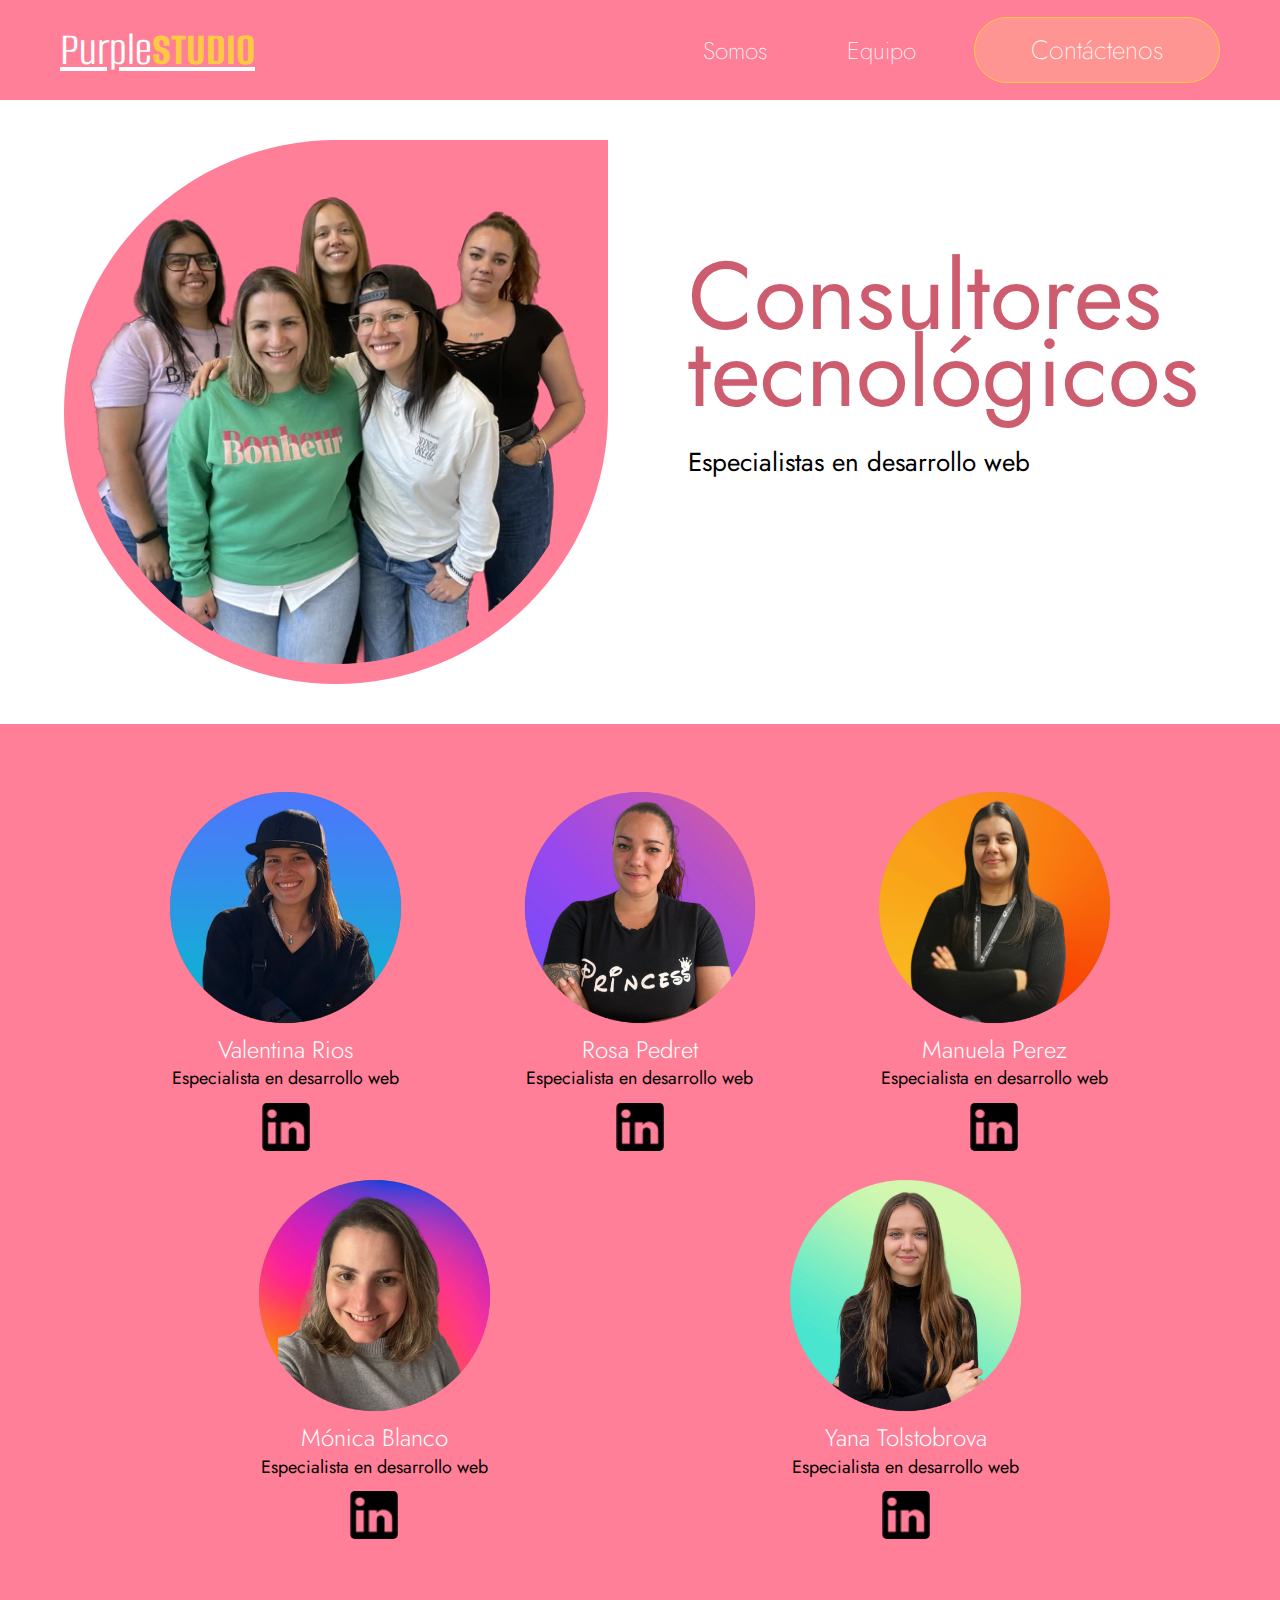
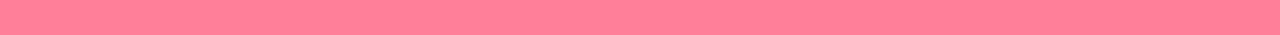
<file: index.html>
<!DOCTYPE html>
<html lang="es">
<head>
    <meta charset="UTF-8">
    <meta http-equiv="X-UA-Compatible" content="IE=edge">
    <meta name="viewport" content="width=device-width, initial-scale=1.0">
    <title>PurpleStudio</title>
    <link href="/style.css" rel="stylesheet">
</head>
<body>
    <header>
        <a href="/index.html" class="logo">Purple<b class="logo-studio">STUDIO</b></a>
        <nav>
            <a href="/index.html" class="eliminar">Somos</a>
            <a href="#team" class="eliminar">Equipo</a>
            <a href="/form.html" class="link-button"><button class="button-contact">Contáctenos</button></a>   
        </nav>
    </header>
    <main>
        <div class="hero-main">
            <div class="bg-div"><img src="/img/main.webp" alt="picture of coders" class="coders"></div>
            <div class="main-text">
                <h1>Consultores tecnológicos</h1>
                <h3 class="desc">Especialistas en desarrollo web</h3>
            </div>
        </div>   
    </main>
    <footer id="team">
        <ul class="team-profiles">
            <li class="card">
                    <a href="/personal-pages/valentina.html" class="photo-link"><img src="/img/valentina.png" alt="photo of Valentina"></a>
                    <div class="person-data">
                       <span class="name-footer">Valentina Rios</span>
                        <span class="text-footer">Especialista en desarrollo web</span>
                        <a href="https://www.linkedin.com/in/valentina-rios-0a9a7a273/" target="_blank"><img src="/img/linkedin.png" alt="link for Valentina's Linkedin" class="icon"></a> 
                    </div>
            </li>
            <li class="card">
                    <a href="/personal-pages/rosa.html" class="photo-link"><img src="/img/rosa.png" alt="photo of Rosa"></a>
                    <div class="person-data">
                        <span class="name-footer">Rosa Pedret</span>
                        <span class="text-footer">Especialista en desarrollo web</span>  
                        <a href="https://www.linkedin.com/in/rosa-pedret-verjillos-548047274/" target="_blank"><img src="/img/linkedin.png" alt="link for Rosa's Linkedin" class="icon"></a>
                    </div>
            </li>
            <li class="card">
                    <a href="/personal-pages/manuela.html" class="photo-link"><img src="/img/manuela.png" alt="photo of Manuela"></a>
                    <div class="person-data">
                        <span class="name-footer">Manuela Perez</span>
                        <span class="text-footer">Especialista en desarrollo web</span>
                        <a href="https://www.linkedin.com/in/manuela-perez-agudelo/" target="_blank"><img src="/img/linkedin.png" alt="link for Manuela's Linkedin" class="icon"></a>
                    </div>
            </li>
            <li class="card">
                    <a href="/personal-pages/monica.html" class="photo-link"><img src="/img/monica.png" alt="photo of Monica"></a>
                    <div class="person-data">
                        <span class="name-footer">Mónica Blanco</span>
                        <span class="text-footer">Especialista en desarrollo web</span>
                        <a href="https://www.linkedin.com/in/monicablancocalvi%C3%B1o/" target="_blank"><img src="/img/linkedin.png" alt="link for Mónica's Linkedin" class="icon"></a>
                    </div>
            </li>
            <li class="card">
                    <a href="/personal-pages/yana.html" class="photo-link"><img src="/img/yana.png" alt="photo of Yana"></a>
                    <div class="person-data">
                        <span class="name-footer">Yana Tolstobrova</span>
                        <span class="text-footer">Especialista en desarrollo web</span>
                        <a href="https://www.linkedin.com/in/yana-tolstobrova/" target="_blank"><img src="/img/linkedin.png" alt="link for Yana's Linkedin" class="icon"></a>
                    </div>    
            </li>
        </ul>
    </footer>
</body>
</html>
</file>
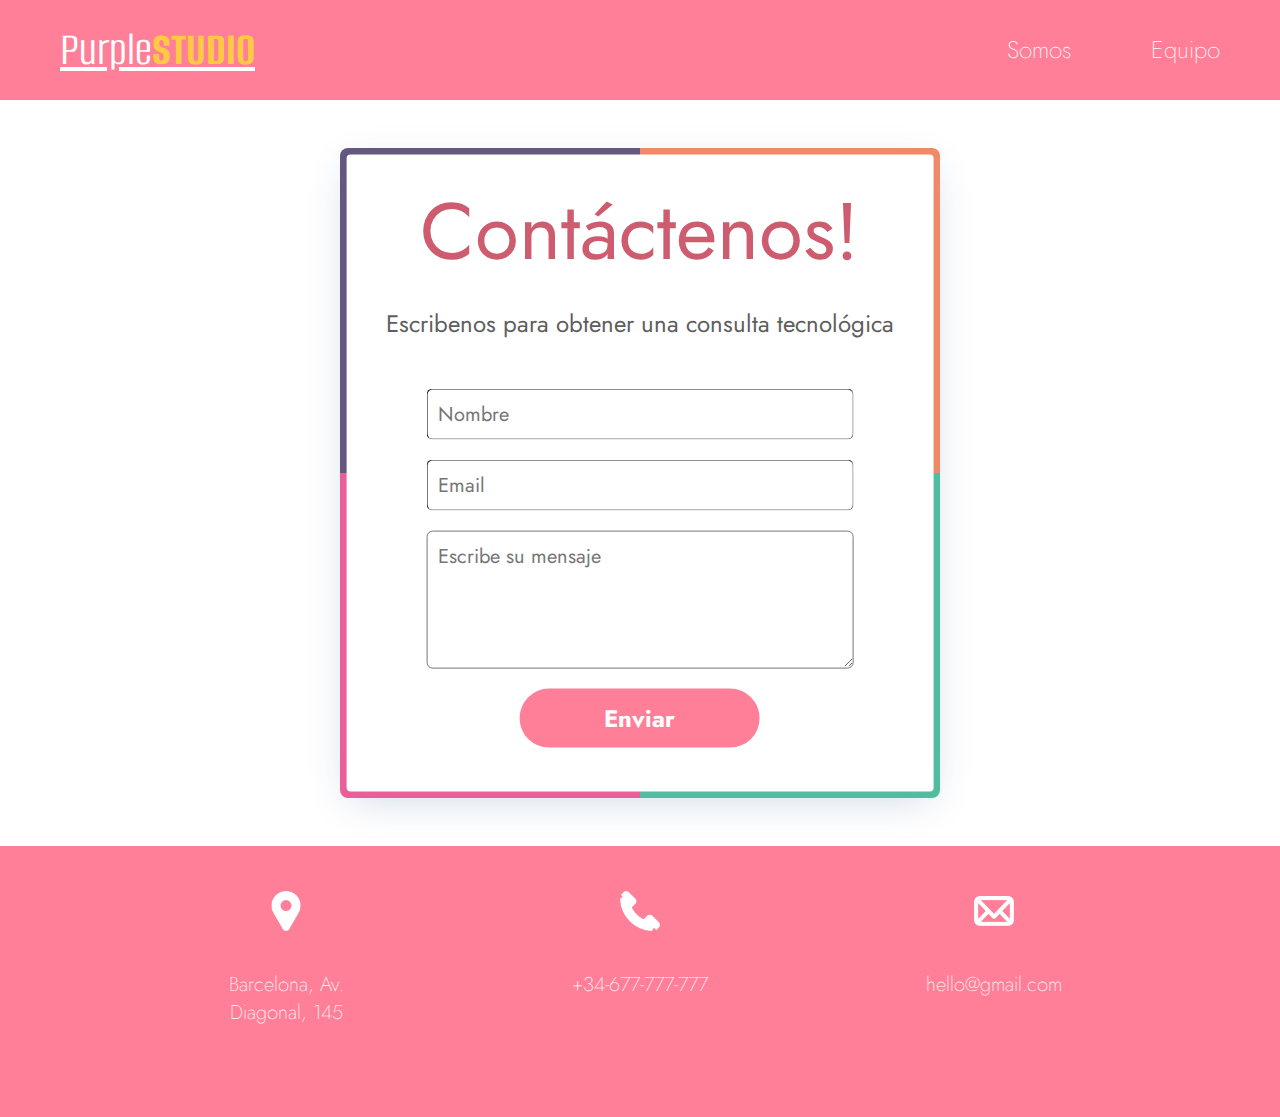
<file: form.html>
<!DOCTYPE html>
<html lang="es">
<head>
    <meta charset="UTF-8">
    <meta http-equiv="X-UA-Compatible" content="IE=edge">
    <meta name="viewport" content="width=device-width, initial-scale=1.0">
    <title>Startup</title>
    <link href="/style.css" rel="stylesheet">
</head>
<body>
    <header>
        <a href="/index.html" class="logo">Purple<b class="logo-studio">STUDIO</b></a>
        <nav>
            <a href="/index.html" class="nav-small">Somos</a>
            <a href="/index.html#team" class="nav-small">Equipo</a>  
        </nav>
    </header>
    <main class="form">
        <div class="contact-box align-center">
            <div class="rainbow">
                <span></span>
                <span></span>
            </div>
            <div class="contact-box__wrapper">
                <h3 class="contact-box__title">Contáctenos!</h3>
                <p class="description">Escribenos para obtener una consulta tecnológica</p>
                <form action="" method="post" class="contact-box__form">
                    <input type="text" placeholder="Nombre" name="name" required class="input">
                    <input type="email" placeholder="Email" name="email" required class="input">
                    <textarea placeholder="Escribe su mensaje" name="message" rows="4" class="input" required></textarea>
                    <input type="submit" value="Enviar" class="form-submit">
                </form>
            </div>
            
        </div>
        
    </main>
    <footer>
        <ul class="contacts-footer">
            <li>
                <img src="/img/location.png" alt="icon of location pin" class="icons-contact">
                <a href="https://goo.gl/maps/AWDr3x56YfvrQ2ME9" target="_blank">Barcelona, Av. Diagonal, 145</a>
            </li>
            <li>
                <img src="/img/phone.png" alt="icon of phone" class="icons-contact">
                <a href="tel:+34-677-777-777" target="_blank">+34-677-777-777</a>
            </li>
            <li>
                <img src="/img/mail.png" alt="icon of mail" class="icons-contact">
                <a href="mailto:hello@gmail.com" target="_blank">hello@gmail.com</a>
            </li>
        </ul>
    </footer>
</body>
</html>
</file>
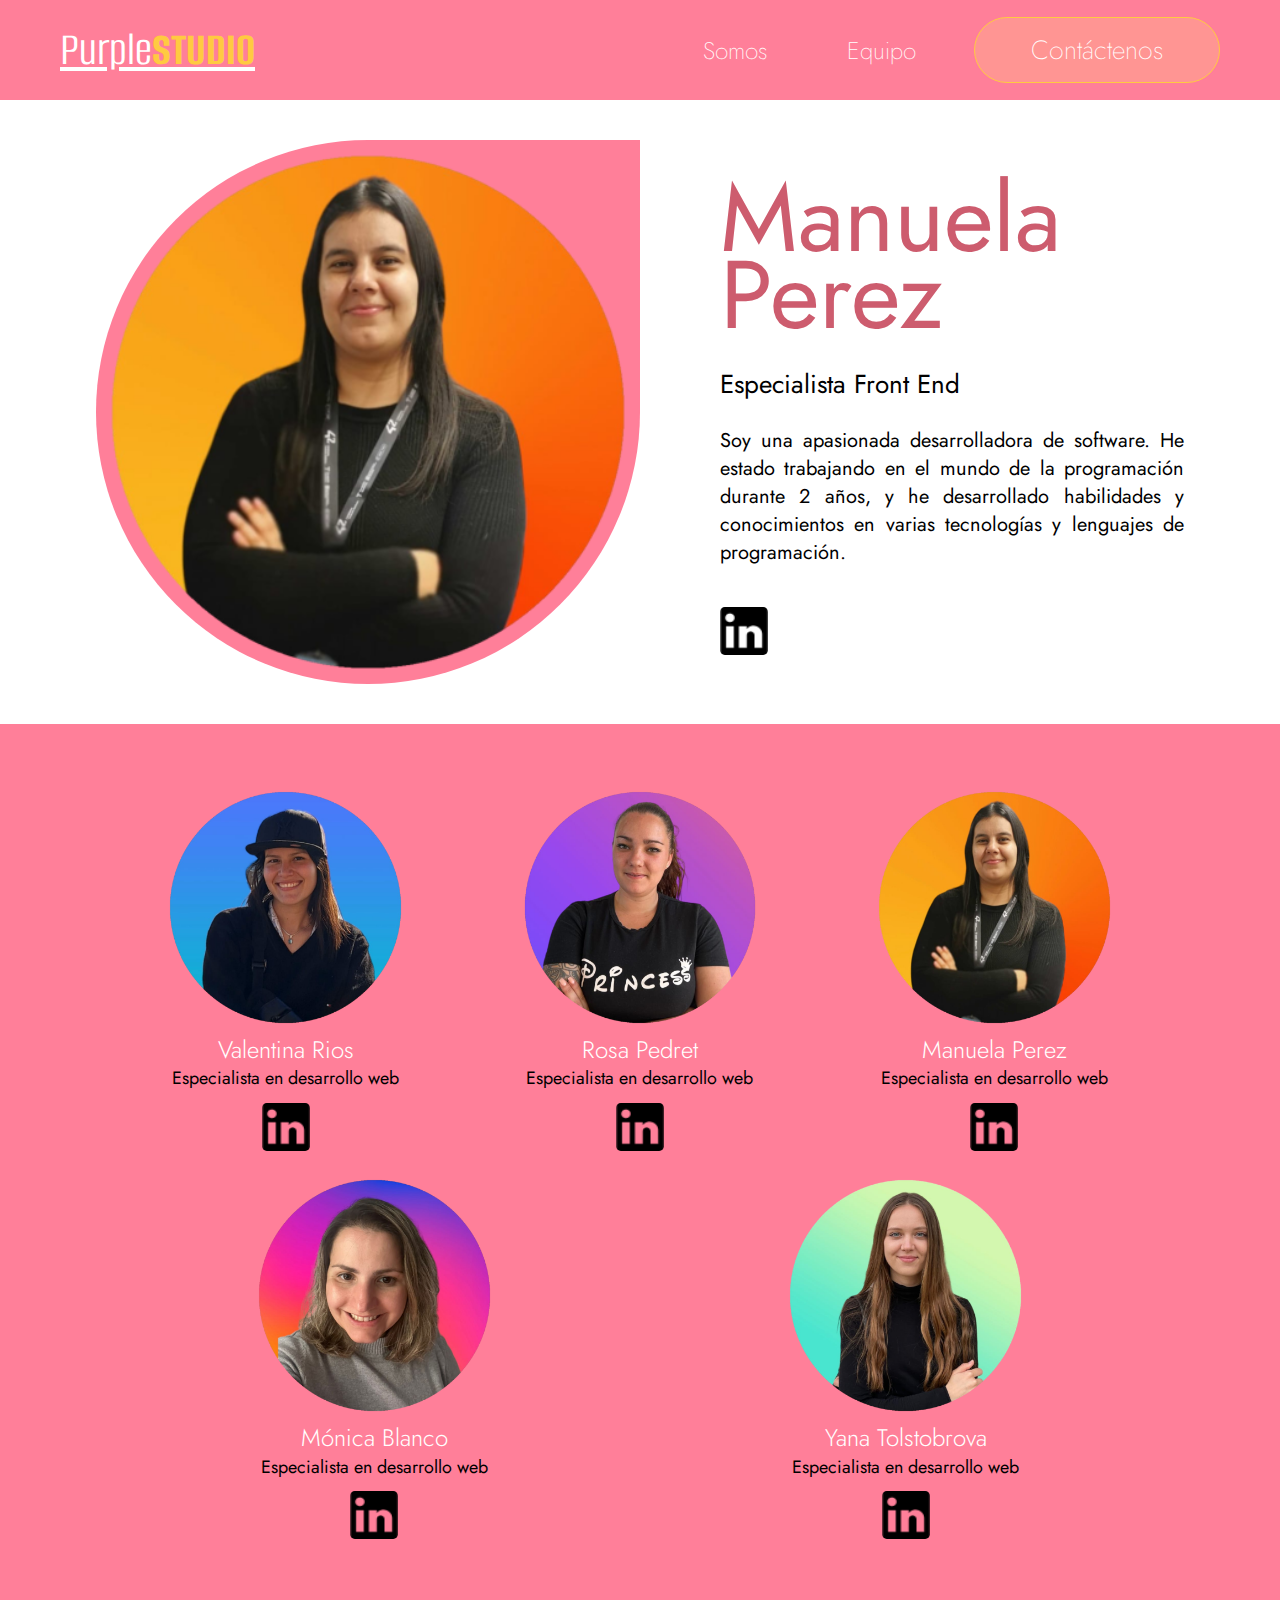
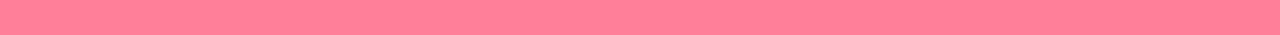
<file: personal-pages/manuela.html>
<!DOCTYPE html>
<html lang="es">
<head>
    <meta charset="UTF-8">
    <meta http-equiv="X-UA-Compatible" content="IE=edge">
    <meta name="viewport" content="width=device-width, initial-scale=1.0">
    <title>PurpleStudio</title>
    <link href="/style.css" rel="stylesheet">
</head>
<body>
    <header>
        <a href="/index.html" class="logo">Purple<b class="logo-studio">STUDIO</b></a>
        <nav>
            <a href="/index.html" class="eliminar">Somos</a>
            <a href="#team" class="eliminar">Equipo</a>
            <a href="/form.html" class="link-button"><button class="button-contact">Contáctenos</button></a>   
        </nav>
    </header>
    <main>
        <div class="hero">
                <div class="box-left">
                    <div class="bg"><img src="/img/manuela.png" alt="big photo of Manuela" class="girls"></div> 
                </div> 
                <div class="main-text2">
                    <h1 class="name">Manuela Perez</h1>
                    <h3 class="desc">Especialista Front End</h3>
                    <p class="text">Soy una apasionada desarrolladora de software. He estado trabajando en el mundo de la programación durante 2 años, y he desarrollado habilidades y conocimientos en varias tecnologías y lenguajes de programación.</p>
                    <div class="contacts">
                        <a href="https://www.linkedin.com/in/manuela-perez-agudelo/" target="_blank"><img src="/img/linkedin.png" alt="link for Manuela's Linkedin" class="icon"></a>
                    </div>
                </div>
        </div>
    </main>
    <footer id="team">
        <ul class="team-profiles">
            <li class="card">
                    <a href="/personal-pages/valentina.html" class="photo-link"><img src="/img/valentina.png" alt="photo of Valentina"></a>
                    <div class="person-data">
                       <span class="name-footer">Valentina Rios</span>
                        <span class="text-footer">Especialista en desarrollo web</span>
                        <a href="https://www.linkedin.com/in/valentina-rios-0a9a7a273/" target="_blank"><img src="/img/linkedin.png" alt="link for Valentina's Linkedin" class="icon"></a> 
                    </div>
            </li>
            <li class="card">
                    <a href="/personal-pages/rosa.html" class="photo-link"><img src="/img/rosa.png" alt="photo of Rosa"></a>
                    <div class="person-data">
                        <span class="name-footer">Rosa Pedret</span>
                        <span class="text-footer">Especialista en desarrollo web</span>  
                        <a href="https://www.linkedin.com/in/rosa-pedret-verjillos-548047274/" target="_blank"><img src="/img/linkedin.png" alt="link for Rosa's Linkedin" class="icon"></a>
                    </div>
            </li>
            <li class="card">
                    <a href="/personal-pages/manuela.html" class="photo-link"><img src="/img/manuela.png" alt="photo of Manuela"></a>
                    <div class="person-data">
                        <span class="name-footer">Manuela Perez</span>
                        <span class="text-footer">Especialista en desarrollo web</span>
                        <a href="https://www.linkedin.com/in/manuela-perez-agudelo/" target="_blank"><img src="/img/linkedin.png" alt="link for Manuela's Linkedin" class="icon"></a>
                    </div>
            </li>
            <li class="card">
                    <a href="/personal-pages/monica.html" class="photo-link"><img src="/img/monica.png" alt="photo of Monica"></a>
                    <div class="person-data">
                        <span class="name-footer">Mónica Blanco</span>
                        <span class="text-footer">Especialista en desarrollo web</span>
                        <a href="https://www.linkedin.com/in/monicablancocalvi%C3%B1o/" target="_blank"><img src="/img/linkedin.png" alt="link for Mónica's Linkedin" class="icon"></a>
                    </div>
            </li>
            <li class="card">
                    <a href="/personal-pages/yana.html" class="photo-link"><img src="/img/yana.png" alt="photo of Yana"></a>
                    <div class="person-data">
                        <span class="name-footer">Yana Tolstobrova</span>
                        <span class="text-footer">Especialista en desarrollo web</span>
                        <a href="https://www.linkedin.com/in/yana-tolstobrova/" target="_blank"><img src="/img/linkedin.png" alt="link for Yana's Linkedin" class="icon"></a>
                    </div>    
            </li>
        </ul>
    </footer>
</body>
</html>
</file>
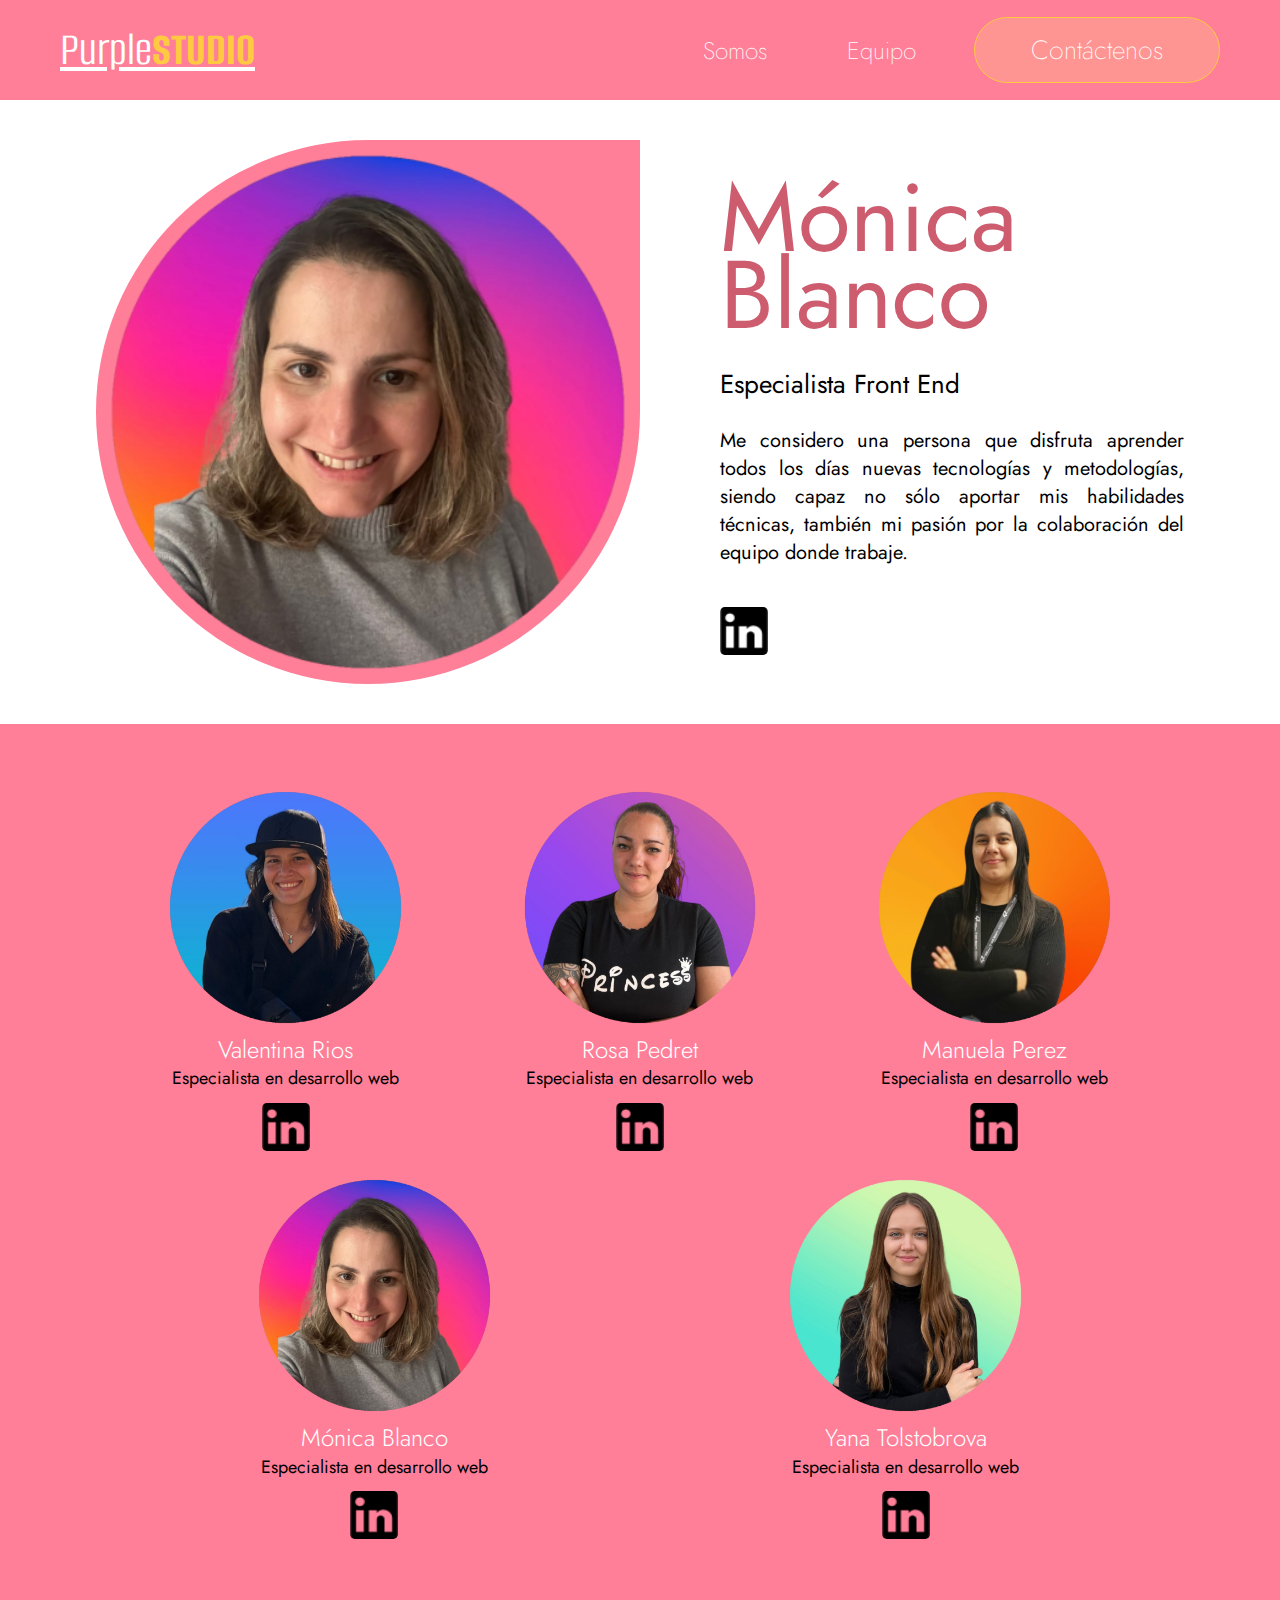
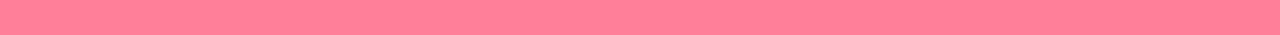
<file: personal-pages/monica.html>
<!DOCTYPE html>
<html lang="es">
<head>
    <meta charset="UTF-8">
    <meta http-equiv="X-UA-Compatible" content="IE=edge">
    <meta name="viewport" content="width=device-width, initial-scale=1.0">
    <title>PurpleStudio</title>
    <link href="/style.css" rel="stylesheet">
</head>
<body>
    <header>
        <a href="/index.html" class="logo">Purple<b class="logo-studio">STUDIO</b></a>
        <nav>
            <a href="/index.html" class="eliminar">Somos</a>
            <a href="#team" class="eliminar">Equipo</a>
            <a href="/form.html" class="link-button"><button class="button-contact">Contáctenos</button></a>   
        </nav>
    </header>
    <main>
        <div class="hero">
                <div class="box-left">
                    <div class="bg"><img src="/img/monica.png" alt="big photo of Monica" class="girls"></div> 
                </div> 
                <div class="main-text2">
                    <h1 class="name">Mónica Blanco</h1>
                    <h3 class="desc">Especialista Front End</h3>
                    <p class="text">Me considero una persona que disfruta aprender todos los días nuevas tecnologías y metodologías, siendo capaz no sólo aportar mis habilidades técnicas, también mi pasión por la colaboración del equipo donde trabaje.</p>
                    <div class="contacts">
                        <a href="https://www.linkedin.com/in/monicablancocalvi%C3%B1o/" target="_blank"><img src="/img/linkedin.png" alt="link for Mónica's Linkedin" class="icon"></a>
                    </div>
                </div>
        </div>
    </main>
    <footer id="team">
        <ul class="team-profiles">
            <li class="card">
                    <a href="/personal-pages/valentina.html" class="photo-link"><img src="/img/valentina.png" alt="photo of Valentina"></a>
                    <div class="person-data">
                       <span class="name-footer">Valentina Rios</span>
                        <span class="text-footer">Especialista en desarrollo web</span>
                        <a href="https://www.linkedin.com/in/valentina-rios-0a9a7a273/" target="_blank"><img src="/img/linkedin.png" alt="link for Valentina's Linkedin" class="icon"></a> 
                    </div>
            </li>
            <li class="card">
                    <a href="/personal-pages/rosa.html" class="photo-link"><img src="/img/rosa.png" alt="photo of Rosa"></a>
                    <div class="person-data">
                        <span class="name-footer">Rosa Pedret</span>
                        <span class="text-footer">Especialista en desarrollo web</span>  
                        <a href="https://www.linkedin.com/in/rosa-pedret-verjillos-548047274/" target="_blank"><img src="/img/linkedin.png" alt="link for Rosa's Linkedin" class="icon"></a>
                    </div>
            </li>
            <li class="card">
                    <a href="/personal-pages/manuela.html" class="photo-link"><img src="/img/manuela.png" alt="photo of Manuela"></a>
                    <div class="person-data">
                        <span class="name-footer">Manuela Perez</span>
                        <span class="text-footer">Especialista en desarrollo web</span>
                        <a href="https://www.linkedin.com/in/manuela-perez-agudelo/" target="_blank"><img src="/img/linkedin.png" alt="link for Manuela's Linkedin" class="icon"></a>
                    </div>
            </li>
            <li class="card">
                    <a href="/personal-pages/monica.html" class="photo-link"><img src="/img/monica.png" alt="photo of Monica"></a>
                    <div class="person-data">
                        <span class="name-footer">Mónica Blanco</span>
                        <span class="text-footer">Especialista en desarrollo web</span>
                        <a href="https://www.linkedin.com/in/monicablancocalvi%C3%B1o/" target="_blank"><img src="/img/linkedin.png" alt="link for Mónica's Linkedin" class="icon"></a>
                    </div>
            </li>
            <li class="card">
                    <a href="/personal-pages/yana.html" class="photo-link"><img src="/img/yana.png" alt="photo of Yana"></a>
                    <div class="person-data">
                        <span class="name-footer">Yana Tolstobrova</span>
                        <span class="text-footer">Especialista en desarrollo web</span>
                        <a href="https://www.linkedin.com/in/yana-tolstobrova/" target="_blank"><img src="/img/linkedin.png" alt="link for Yana's Linkedin" class="icon"></a>
                    </div>    
            </li>
        </ul>
    </footer>
</body>
</html>
</file>
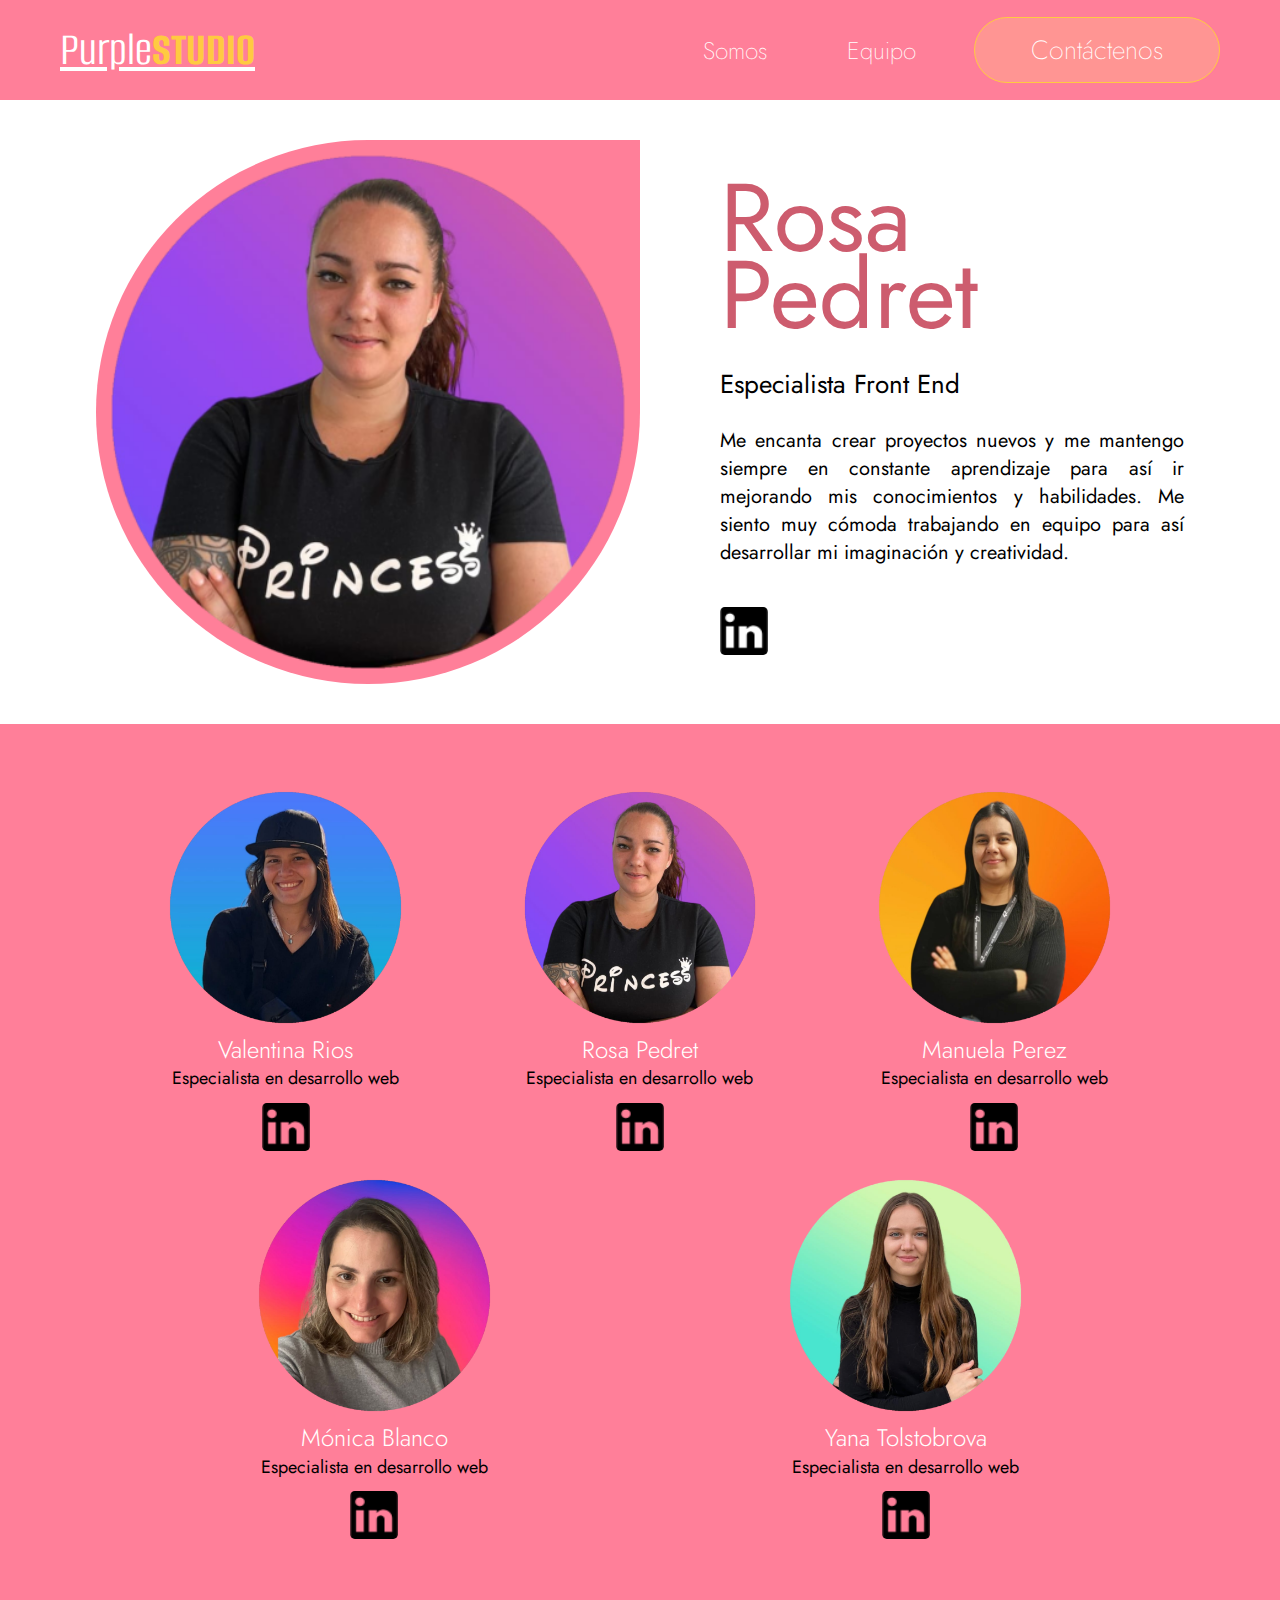
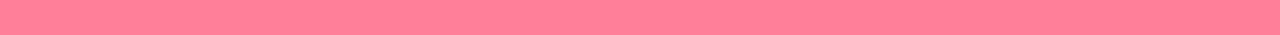
<file: personal-pages/rosa.html>
<!DOCTYPE html>
<html lang="es">
<head>
    <meta charset="UTF-8">
    <meta http-equiv="X-UA-Compatible" content="IE=edge">
    <meta name="viewport" content="width=device-width, initial-scale=1.0">
    <title>PurpleStudio</title>
    <link href="/style.css" rel="stylesheet">
</head>
<body>
    <header>
        <a href="/index.html" class="logo">Purple<b class="logo-studio">STUDIO</b></a>
        <nav>
            <a href="/index.html" class="eliminar">Somos</a>
            <a href="#team" class="eliminar">Equipo</a>
            <a href="/form.html" class="link-button"><button class="button-contact">Contáctenos</button></a>   
        </nav>
    </header>
    <main>
        <div class="hero">
                <div class="box-left">
                    <div class="bg"><img src="/img/rosa.png" alt="big photo of Rosa" class="girls"></div> 
                </div> 
                <div class="main-text2">
                    <h1 class="name">Rosa Pedret</h1>
                    <h3 class="desc">Especialista Front End</h3>
                    <p class="text">Me encanta crear proyectos nuevos y me mantengo siempre en constante aprendizaje para así ir mejorando mis conocimientos y habilidades.
                        Me siento muy cómoda trabajando en equipo para así desarrollar mi imaginación y creatividad.</p>
                    <div class="contacts">
                        <a href="https://www.linkedin.com/in/rosa-pedret-verjillos-548047274/" target="_blank"><img src="/img/linkedin.png" alt="link for Rosa's Linkedin" class="icon"></a>
                    </div>
                </div>
        </div>
    </main>
    <footer id="team">
        <ul class="team-profiles">
            <li class="card">
                    <a href="/personal-pages/valentina.html" class="photo-link"><img src="/img/valentina.png" alt="photo of Valentina"></a>
                    <div class="person-data">
                       <span class="name-footer">Valentina Rios</span>
                        <span class="text-footer">Especialista en desarrollo web</span>
                        <a href="https://www.linkedin.com/in/valentina-rios-0a9a7a273/" target="_blank"><img src="/img/linkedin.png" alt="link for Valentina's Linkedin" class="icon"></a> 
                    </div>
            </li>
            <li class="card">
                    <a href="/personal-pages/rosa.html" class="photo-link"><img src="/img/rosa.png" alt="photo of Rosa"></a>
                    <div class="person-data">
                        <span class="name-footer">Rosa Pedret</span>
                        <span class="text-footer">Especialista en desarrollo web</span>  
                        <a href="https://www.linkedin.com/in/rosa-pedret-verjillos-548047274/" target="_blank"><img src="/img/linkedin.png" alt="link for Rosa's Linkedin" class="icon"></a>
                    </div>
            </li>
            <li class="card">
                    <a href="/personal-pages/manuela.html" class="photo-link"><img src="/img/manuela.png" alt="photo of Manuela"></a>
                    <div class="person-data">
                        <span class="name-footer">Manuela Perez</span>
                        <span class="text-footer">Especialista en desarrollo web</span>
                        <a href="https://www.linkedin.com/in/manuela-perez-agudelo/" target="_blank"><img src="/img/linkedin.png" alt="link for Manuela's Linkedin" class="icon"></a>
                    </div>
            </li>
            <li class="card">
                    <a href="/personal-pages/monica.html" class="photo-link"><img src="/img/monica.png" alt="photo of Monica"></a>
                    <div class="person-data">
                        <span class="name-footer">Mónica Blanco</span>
                        <span class="text-footer">Especialista en desarrollo web</span>
                        <a href="https://www.linkedin.com/in/monicablancocalvi%C3%B1o/" target="_blank"><img src="/img/linkedin.png" alt="link for Mónica's Linkedin" class="icon"></a>
                    </div>
            </li>
            <li class="card">
                    <a href="/personal-pages/yana.html" class="photo-link"><img src="/img/yana.png" alt="photo of Yana"></a>
                    <div class="person-data">
                        <span class="name-footer">Yana Tolstobrova</span>
                        <span class="text-footer">Especialista en desarrollo web</span>
                        <a href="https://www.linkedin.com/in/yana-tolstobrova/" target="_blank"><img src="/img/linkedin.png" alt="link for Yana's Linkedin" class="icon"></a>
                    </div>    
            </li>
        </ul>
    </footer>
</body>
</html>
</file>
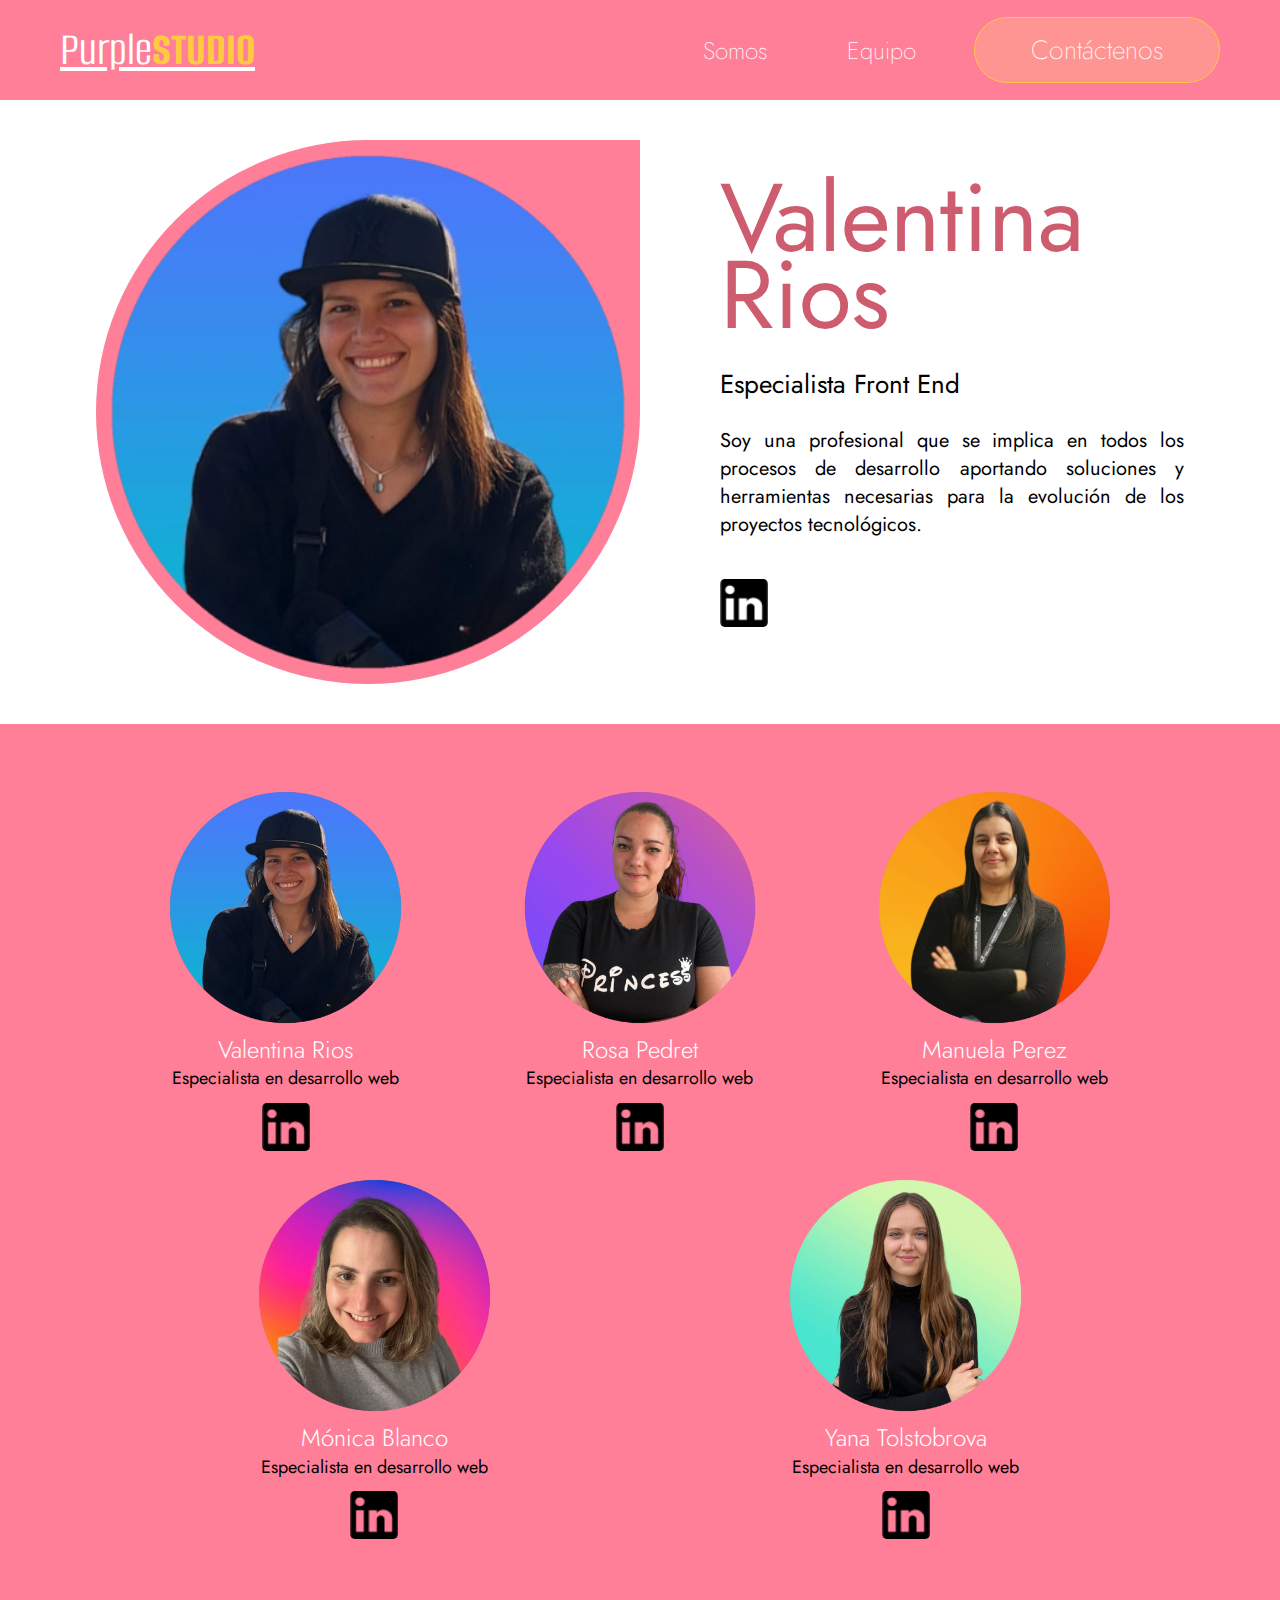
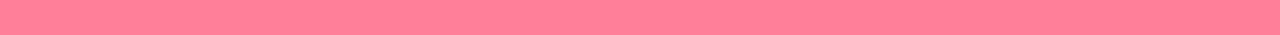
<file: personal-pages/valentina.html>
<!DOCTYPE html>
<html lang="es">
<head>
    <meta charset="UTF-8">
    <meta http-equiv="X-UA-Compatible" content="IE=edge">
    <meta name="viewport" content="width=device-width, initial-scale=1.0">
    <title>PurpleStudio</title>
    <link href="/style.css" rel="stylesheet">
</head>
<body>
    <header>
        <a href="/index.html" class="logo">Purple<b class="logo-studio">STUDIO</b></a>
        <nav>
            <a href="/index.html" class="eliminar">Somos</a>
            <a href="#team" class="eliminar">Equipo</a>
            <a href="/form.html" class="link-button"><button class="button-contact">Contáctenos</button></a>   
        </nav>
    </header>
    <main>
        <div class="hero">
                <div class="box-left">
                    <div class="bg"><img src="/img/valentina.png" alt="big photo of Valentina" class="girls"></div> 
                </div> 
                <div class="main-text2">
                    <h1 class="name">Valentina Rios</h1>
                    <h3 class="desc">Especialista Front End</h3>
                    <p class="text">Soy una profesional que se implica en todos los procesos de desarrollo aportando soluciones y herramientas necesarias para la evolución de los proyectos tecnológicos.</p>
                    <div class="contacts">
                        <a href="https://www.linkedin.com/in/valentina-rios-0a9a7a273/" target="_blank"><img src="/img/linkedin.png" alt="link for Valentina's Linkedin" class="icon"></a>
                    </div>
                </div>
        </div>
    </main>
    <footer id="team">
        <ul class="team-profiles">
            <li class="card">
                    <a href="/personal-pages/valentina.html" class="photo-link"><img src="/img/valentina.png" alt="photo of Valentina"></a>
                    <div class="person-data">
                       <span class="name-footer">Valentina Rios</span>
                        <span class="text-footer">Especialista en desarrollo web</span>
                        <a href="https://www.linkedin.com/in/valentina-rios-0a9a7a273/" target="_blank"><img src="/img/linkedin.png" alt="link for Valentina's Linkedin" class="icon"></a> 
                    </div>
            </li>
            <li class="card">
                    <a href="/personal-pages/rosa.html" class="photo-link"><img src="/img/rosa.png" alt="photo of Rosa"></a>
                    <div class="person-data">
                        <span class="name-footer">Rosa Pedret</span>
                        <span class="text-footer">Especialista en desarrollo web</span>  
                        <a href="https://www.linkedin.com/in/rosa-pedret-verjillos-548047274/" target="_blank"><img src="/img/linkedin.png" alt="link for Rosa's Linkedin" class="icon"></a>
                    </div>
            </li>
            <li class="card">
                    <a href="/personal-pages/manuela.html" class="photo-link"><img src="/img/manuela.png" alt="photo of Manuela"></a>
                    <div class="person-data">
                        <span class="name-footer">Manuela Perez</span>
                        <span class="text-footer">Especialista en desarrollo web</span>
                        <a href="https://www.linkedin.com/in/manuela-perez-agudelo/" target="_blank"><img src="/img/linkedin.png" alt="link for Manuela's Linkedin" class="icon"></a>
                    </div>
            </li>
            <li class="card">
                    <a href="/personal-pages/monica.html" class="photo-link"><img src="/img/monica.png" alt="photo of Monica"></a>
                    <div class="person-data">
                        <span class="name-footer">Mónica Blanco</span>
                        <span class="text-footer">Especialista en desarrollo web</span>
                        <a href="https://www.linkedin.com/in/monicablancocalvi%C3%B1o/" target="_blank"><img src="/img/linkedin.png" alt="link for Mónica's Linkedin" class="icon"></a>
                    </div>
            </li>
            <li class="card">
                    <a href="/personal-pages/yana.html" class="photo-link"><img src="/img/yana.png" alt="photo of Yana"></a>
                    <div class="person-data">
                        <span class="name-footer">Yana Tolstobrova</span>
                        <span class="text-footer">Especialista en desarrollo web</span>
                        <a href="https://www.linkedin.com/in/yana-tolstobrova/" target="_blank"><img src="/img/linkedin.png" alt="link for Yana's Linkedin" class="icon"></a>
                    </div>    
            </li>
        </ul>
    </footer>
</body>
</html>
</file>
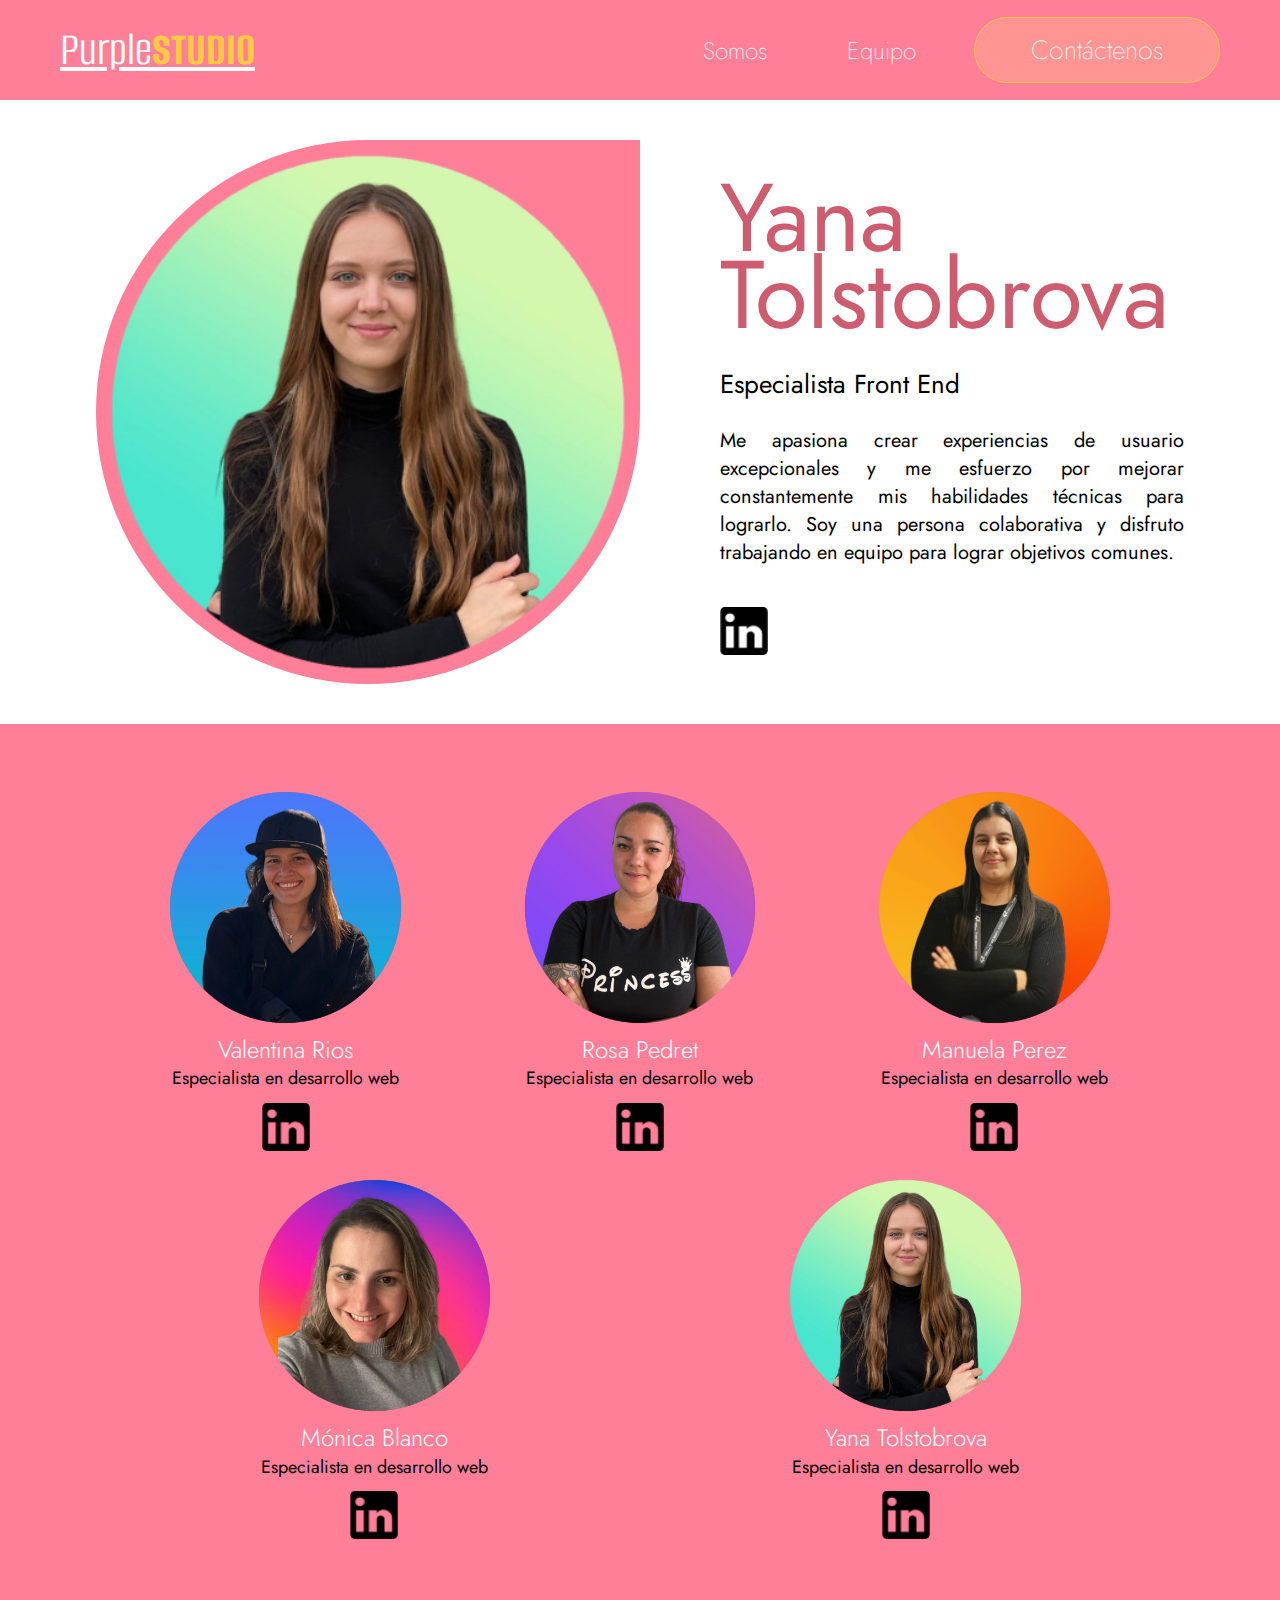
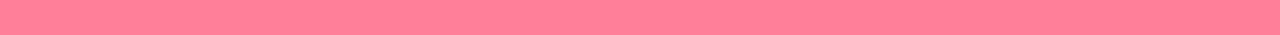
<file: personal-pages/yana.html>
<!DOCTYPE html>
<html lang="es">
<head>
    <meta charset="UTF-8">
    <meta http-equiv="X-UA-Compatible" content="IE=edge">
    <meta name="viewport" content="width=device-width, initial-scale=1.0">
    <title>PurpleStudio</title>
    <link href="/style.css" rel="stylesheet">
</head>
<body>
    <header>
        <a href="/index.html" class="logo">Purple<b class="logo-studio">STUDIO</b></a>
        <nav>
            <a href="/index.html" class="eliminar">Somos</a>
            <a href="#team" class="eliminar">Equipo</a>
            <a href="/form.html" class="link-button"><button class="button-contact">Contáctenos</button></a>   
        </nav>
    </header>
    <main>
        <div class="hero">
                <div class="bg"><img src="/img/yana.png" alt="big photo of Yana" class="girls"></div>
                <div class="main-text2">
                    <h1 class="name">Yana Tolstobrova</h1>
                    <h3 class="desc">Especialista Front End</h3>
                    <p class="text">Me apasiona crear experiencias de usuario excepcionales y me esfuerzo por mejorar constantemente mis habilidades técnicas para lograrlo.
                        Soy una persona colaborativa y disfruto trabajando en equipo para lograr objetivos comunes.</p>
                    <div class="contacts">
                        <a href="https://www.linkedin.com/in/yana-tolstobrova/" target="_blank"><img src="/img/linkedin.png" alt="link for Yana's Linkedin" class="icon"></a>
                    </div>
                </div>
        </div>
    </main>
    <footer id="team">
        <ul class="team-profiles">
            <li class="card">
                    <a href="/personal-pages/valentina.html" class="photo-link"><img src="/img/valentina.png" alt="photo of Valentina"></a>
                    <div class="person-data">
                       <span class="name-footer">Valentina Rios</span>
                        <span class="text-footer">Especialista en desarrollo web</span>
                        <a href="https://www.linkedin.com/in/valentina-rios-0a9a7a273/" target="_blank"><img src="/img/linkedin.png" alt="link for Valentina's Linkedin" class="icon"></a> 
                    </div>
            </li>
            <li class="card">
                    <a href="/personal-pages/rosa.html" class="photo-link"><img src="/img/rosa.png" alt="photo of Rosa"></a>
                    <div class="person-data">
                        <span class="name-footer">Rosa Pedret</span>
                        <span class="text-footer">Especialista en desarrollo web</span>  
                        <a href="https://www.linkedin.com/in/rosa-pedret-verjillos-548047274/" target="_blank"><img src="/img/linkedin.png" alt="link for Rosa's Linkedin" class="icon"></a>
                    </div>
            </li>
            <li class="card">
                    <a href="/personal-pages/manuela.html" class="photo-link"><img src="/img/manuela.png" alt="photo of Manuela"></a>
                    <div class="person-data">
                        <span class="name-footer">Manuela Perez</span>
                        <span class="text-footer">Especialista en desarrollo web</span>
                        <a href="https://www.linkedin.com/in/manuela-perez-agudelo/" target="_blank"><img src="/img/linkedin.png" alt="link for Manuela's Linkedin" class="icon"></a>
                    </div>
            </li>
            <li class="card">
                    <a href="/personal-pages/monica.html" class="photo-link"><img src="/img/monica.png" alt="photo of Monica"></a>
                    <div class="person-data">
                        <span class="name-footer">Mónica Blanco</span>
                        <span class="text-footer">Especialista en desarrollo web</span>
                        <a href="https://www.linkedin.com/in/monicablancocalvi%C3%B1o/" target="_blank"><img src="/img/linkedin.png" alt="link for Mónica's Linkedin" class="icon"></a>
                    </div>
            </li>
            <li class="card">
                    <a href="/personal-pages/yana.html" class="photo-link"><img src="/img/yana.png" alt="photo of Yana"></a>
                    <div class="person-data">
                        <span class="name-footer">Yana Tolstobrova</span>
                        <span class="text-footer">Especialista en desarrollo web</span>
                        <a href="https://www.linkedin.com/in/yana-tolstobrova/" target="_blank"><img src="/img/linkedin.png" alt="link for Yana's Linkedin" class="icon"></a>
                    </div>    
            </li>
        </ul>
    </footer>
</body>
</html>
</file>
<file: style.css>
@import url('https://fonts.googleapis.com/css2?family=Alumni+Sans:wght@400;700&family=Jost:wght@200;400&display=swap');
:root{
    --main-color:#FF7F99;
    --second-color: #FFCA41;
    --white: #FFFFFF;
}
*{
    margin: 0em;
    font-family: 'Jost', sans-serif;
}
/*header*/
header{
    background-color: var(--main-color);
    height: 6.25em;
    display: flex;
    justify-content: space-between;
    align-items: center;
    padding: 0em 3.75em;
}
.logo{
    font-family: 'Alumni Sans', sans-serif;
    color: var(--white);
    font-size: 3em;
    align-items: baseline;
}
.logo-studio{
    font-family: 'Alumni Sans', sans-serif;
    color: var(--second-color);
}
nav a{
    text-decoration: none;
    color: var(--white);
}
nav a {
    font-weight: 200;
    font-size: 1.5em;
    margin-left: 3.1em;
}
nav a:hover{
    color:var(--second-color);
}
.link-button{
    margin: 0;
}
.button-contact{
    color: var(--white);
    font-size: 1.1em;
    font-weight: 200;
    background-color: #FF9593;
    border: 1px solid var(--second-color);
    border-radius: 2em;
    padding: 0.5em 2.1em;
    margin-left: 2em;
    cursor: pointer;
}
.button-contact:hover{
    background-color: var(--second-color);
}
/*main page flexbox with 2 divs*/
.hero-main{
    display: flex; 
    width: 90%;
    align-items: center;
    margin: 0 auto;
    justify-content: space-evenly;
}
/*part left*/
.bg-div, .bg{
    background-color: var(--main-color);
    border-radius: 17.31em 0em 17.31em 17.31em;
    display: flex;
    justify-content: center;
    align-items: center;
    margin: 2.5em 0;
    width: 34em;
    height: 34em;
}
img.coders{
    width: 31.25em;
    border-radius: 0 0 16em 16em;
    padding-top: 2.3em; 
    margin: 1.375em;                  
}
/*part right*/
.main-text{
    width: 33em;
    margin-left: 5em;
    padding-bottom: 3.75em;
}
h1{
    font-size: 6em;
    line-height: 0.8em;
    font-weight: 400;
    color: #CD5C6E;
    width: 4em;
}

h3.desc{
    font-size: 1.625em;
    font-weight: 400;
    margin-top: 1.25em;
    margin-bottom: 25px;
}
.action-main, button.action{
    background-color: var(--second-color);
    border-radius: 2em;
    color: var(--white);
    font-size: 1.3em;
    font-weight: 400;
    border: none;
    padding: 0.8em 1.8em;
}
/*personal page flexbox with 2 divs*/
.hero{
    display: flex;
    width: 85%;
    margin: 0 auto;
    justify-content: space-evenly;
}
/*part left*/
.bg{
    margin: 2.5em 0;
}
.girls{
    height: 38.43em;  
}
/*part right*/
.main-text2{
    padding-top: 5em;
    width: 33em;
    margin-left: 5em;
}
.text{
    font-size: 1.25em;
    text-align: justify;
}
.contacts{
    margin-top: 2.5em;
    display: flex;
    align-items: flex-start;
}
button.action{
    padding: 0.4em 2.5em;
    margin-left: 1em;
}

/*footer*/
footer{
    background-color: var(--main-color);
    display: flex;
}
footer img{
    height: 17.3em;
}
.icon{
    height: 3em;
    width: 3em;
    border-radius: 0.3em;
}
ul.team-profiles{
    list-style: none;
    text-align: center;
    display: flex;
    flex-wrap: wrap;
    justify-content: space-around;
    width: 90%;
    margin-left: auto;
    margin-right: auto;
    padding: 2.8em 2.8em 5.6em 2.8em;
}

.name-footer{
    color: var(--white);
    font-size: 1.5em;
    font-weight: 300;
    margin-top: -0.8em;
}
.text-footer{
    font-size: 1.12em;
    margin-bottom: 0.625em;
    color: black;
}
.person-data{
    display: flex;
    flex-direction: column;
}

/*form*/

:root {
    --color-first          : #65587f;
    --color-second         : #f18867;
    --color-third          : #e85f99;
    --color-forth          : #50bda1;
    --block-width          :   37.5em;
    --block-height         :   40.625em;
    --border-width         :    .825em;
    --border-radius-outer  :     0.5em;
    --border-radius-inner  : calc(var(--border-radius-outer) / 2);
   
    box-sizing: border-box;
    line-height: 1.4
  }
  
  *, *:before, *:after { 
    box-sizing: inherit 
    }
  
  main.form {
    padding: 3em 0;
    display: flex;
    justify-content: center; 
    align-items: center;
  }
  
  .rainbow {
    width:  100%;
    height:  100%;
    animation: o-rotate-360 linear 8s infinite;}
  
.rainbow span {
      display: block;
      width: 100%; 
      height: 100%;
      position: relative;
      transform: translate(-50%, -50%);}
  
.rainbow span:after {
        display: block;
        content: "";
        width: 100%; height: 100%;
        position: absolute;
        left: 100%;
    }
  
.rainbow span:first-child {
        background: var(--color-first);
    }
.rainbow span:first-child:after { 
        background: var(--color-second) 
    }
.rainbow span:last-child {
         background: var(--color-third);
        }
.rainbow span:last-child:after { 
        background: var(--color-forth) 
    }

.contact-box {
    width :  var(--block-width);
    height:  var(--block-height);
    overflow: hidden;
    position: relative;
    box-shadow: 0 10px 40px -10px rgba(0,64,128,.2);
    border-radius: var(--border-radius-outer);
    
}
.contact-box__wrapper {
      width : calc(100% - var(--border-width));
      height: calc(100% - var(--border-width));
      position: absolute;
      top: 50%; 
      left: 50%;
      transform: translate(-50%, -50%);
      background: var(--white);
      border-radius: var(--border-radius-inner);
    }
    
.contact-box__title {
        font-size: 5em;
        color: #CD5C6E;
        font-weight: 400;
        margin: 0.25em 0;
    }
  
@keyframes o-rotate-360 {
    0% { transform: rotate(0) }
  
    100% { transform: rotate(360deg) }
  }
.input{
    font-size: 1.25em;
    margin-bottom: 1em;
    border-radius: 0.3em;
    outline: none;
    border-width: 1px;
    padding: 0.5em;
  }
.input:hover, .input:active, .input:focus{
    border-color: var(--color-third);
    box-shadow: 0 0 0 3px hsla(335, 75%, 64%, .25);
    transition: all 300ms ease;
  }
.align-center {
    text-align: center;
  }

  form{
    display: flex;
    flex-direction: column;
    padding: 0 5em;
  }
  .description{
    color: #5e5e5e;
    font-size: 1.5em;
    margin-bottom: 2em;
  }
  .form-submit{
    padding: 0.5em;
    font-size: 1.5em;
    background-color: var(--main-color);
    border-radius: 1.5em;
    border: none;
    color: var(--white);
    font-weight: 700;
    width: 10em;
    margin-left: auto;
    margin-right: auto;
  }
  .form-submit:hover{
    background-color: var(--second-color);
    box-shadow: 0 0 0 3px hsla(335, 75%, 64%, .25);
    transition: all 300ms ease;
    cursor: pointer;
  }

/*footer contacts*/
.contacts-footer{
    list-style: none;
    text-align: center;
    display: flex;
    justify-content: space-around;
    width: 90%;
    margin-left: auto;
    margin-right: auto;
    padding: 45px 45px 90px 45px;
}
.contacts-footer li{
    display: flex;
    flex-direction: column;
    align-items: center;
    width: 9em;
}
.contacts-footer a{
    color: var(--white);
    text-decoration: none;
    font-size: 1.25em;
    font-weight: 200;
    margin-top: 2em;
}
.contacts-footer a:hover{
    color:var(--second-color);
}
  .icons-contact{
    width: 2.5em;
    height: 2.5em;
  }

/*for small laptops and big tablets*/
@media screen and (max-width: 1199px) {
    header{
        padding: 0 1em;
    }
    h1, .contact-box__title {
        font-size: 4.5em;
    }
    h3.desc{
        font-size: 1.5em;
    }
    button.action-main{
        padding: 0.44em 1.4em;
    }
    .hero-main, .hero{
        align-items: unset;
        padding: 5em 0 5em 0;
        justify-content: center;
    }
    ul {
        flex-wrap: wrap;
    }
    .bg, .bg-div{
        width: 18.76em;
        height: 18.76em;
        border-radius: 9.38em 0 9.38em 9.38em;
        margin: 0;
    }
    .girls{
        height: 20.63em; 
        top: -0.8em;
        left: -0.8em;          
    }
    .bg-div{
        padding-top: 0;
    }
    .coders{
        height: 17.3em;
    }
    .main-text2, .main-text{
        padding: 0 0 0 4em;
    }
    button.action{
        margin-left: 1em;
    }

}
@media screen and (max-width: 885px) {
    .eliminar{
        display: none;
    }
    .logo{
        font-family: 'Alumni Sans', sans-serif;
        color: var(--white);
        font-size: 3em;
        align-items: baseline;
    }
    .button-contact{
        font-size: 1em;
        padding: 0.3em 1em;
    }
    .hero-main, .hero{
        align-items: unset;
        justify-content: center;
        width: 95%;
        padding: 2em 1em;
    }
    .bg, .bg-div{
        width: 15em;
        height: 15em;
        border-radius: 7.5em 0 7.5em 7.5em;
        margin: 0;
    }
    img.girls{
        height: 16.5em;          
    }
    .bg-div{
        padding-top: 0;
    }
    .coders{
        height: 16.25em;
        padding-bottom: 1.2em;
    }
    .main-text, .main-text2{
        display: flex;
        flex-direction: column;
        justify-content: center;
        align-items: center;
    }
    .main-text2, .main-text{
        padding: 0;
        margin-left: 0.5em;
        text-align: center;
    }
    h1, .contact-box__title {
        font-size: 2.8em;
        width: 100%;
    }
    h3.desc{
        font-size: 1.2em;
        margin-bottom: 1em;
    }
    .action-main{
        font-size: 0.8em;
        padding: 0.3em 1em;
    }
    
    .text{
        font-size: 0.8em;
        text-align: justify;
        width: 80%;
    }
    
    .main-text2{
        margin-left: 1em;
    }
    .contacts{
        margin-top: 1em;
    }

    button.action{
        margin-left: 1em;
    }
    li.card{
        display: flex;
        flex-direction: row;
        align-items: center;
    }

    .photo-link img{
        height: 11em;
    }
    ul.team-profiles{
        padding: 2em 0;
        margin: 0;
        width: 100%;
    }
    .name-footer{
        font-size: 1.5em;
    }
    .text-footer{
        font-size: 1em;
    }
    .icon{
        width: 2em;
        height: 2em;
    }
    .person-data{
        margin: 0 0.5em 0 5em;
    }

    .nav-small{
        font-size: 1.5em;
    }
    form{
        padding: 0 5em;
    }
    .description, .input{
        font-size: 1.2em;
    }
    .form-submit, button.action{
        font-size: 1em;
        width: 8em;
        padding: 0.5em 1em;
    }
    .contact-box {
        width :  28em;
        height:  34em;
    }
    .contact-box__wrapper{
        padding-top: 1em;
    }
    .contacts-footer{
        align-content: center;
        padding: 2em;
    }
    .contacts-footer li{
        margin-bottom: 2em;
        font-size: 1em;
    }
    .contacts-footer a{
        margin-top: 1.4em;
    }
    .contacts-footer li:last-child{
        margin-bottom: 0;
    }
    .icons-contact{
        width: 2.3em;
        height: 2.3em;
    }
}
@media screen and (max-width: 600px) {
    .eliminar{
        display: none;
    }
    .logo{
        font-family: 'Alumni Sans', sans-serif;
        color: var(--white);
        font-size: 2.1em;
        align-items: baseline;
    }
    .button-contact{
        
        font-size: 0.6em;
        padding: 0.3em 1em;
        margin-left: 1em;
    }
    .hero-main, .hero{
        align-items: unset;
        padding: 2em 0 2em 0;
        justify-content: center;
        width: 100%;
        padding: 1em 0.5em;
    }
    .bg, .bg-div{
        width: 10em;
        height: 10em;
        border-radius: 5em 0 5em 5em;
        margin: 0;
    }
    img.girls{
        height: 11em;          
    }
    .bg-div{
        padding-top: 0;
    }
    .coders{
        height: 11em;
        padding-bottom: 0.8em;
    }
    .main-text, .main-text2{
        display: flex;
        flex-direction: column;
        justify-content: center;
        align-items: center;
    }
    .main-text2, .main-text{
        padding: 0;
        margin-left: 0.5em;
        text-align: center;
    }
    h1, .contact-box__title {
        font-size: 1.8em;
        width: 100%;
    }
    h3.desc{
        font-size: 0.8em;
        margin-bottom: 1em;
    }
    .action-main{
        font-size: 0.8em;
        padding: 0.3em 1em;
    }
    
    .text{
        font-size: 0.6em;
        text-align: center;
    }
    .main-text2{
        margin-left: 1em;
    }
    .girls{
        height: 10.33em; 
        top: -0.8em;
        left: -0.8em;          
    }
    .contacts{
        margin-top: 1em;
    }
    button.action{
        margin-left: 1em;
    }
    li.card{
        display: flex;
        flex-direction: row;
        align-items: center;
    }

    .photo-link img{
        height: 11em;
    }
    ul.team-profiles{
        padding: 2em 0;
        margin: 0;
        width: 100%;
    }
    .name-footer{
        font-size: 1.4em;
    }
    .text-footer{
        font-size: 0.8em;
    }
    .icon{
        width: 1.8em;
        height: 1.8em;
    }
    .person-data{
        margin: 0 0.5em 0 0.5em;
    }
    .nav-small{
        font-size: 1em;
    }
    form{
        padding: 0 3.5em;
    }
    .description, .input{
        font-size: 0.9em;
    }
    .form-submit, button.action{
        font-size: 0.8em;
        width: 8em;
        padding: 0.5em 1em;
    }
    .contact-box {
        width :  21em;
        height:  25em;
    }
    .contact-box__wrapper{
        padding-top: 1em;
    }
    .contacts-footer{
        align-content: center;
        padding: 1.5em;
    }
    .contacts-footer li{
        margin-bottom: 2em;
        font-size: 0.7em;
        font-weight: 400;
    }
    .contacts-footer a{
        margin-top: 1em;
    }
    .contacts-footer li:last-child{
        margin-bottom: 0;
    }
    .icons-contact{
        width: 2em;
        height: 2em;
    }

}
</file>
